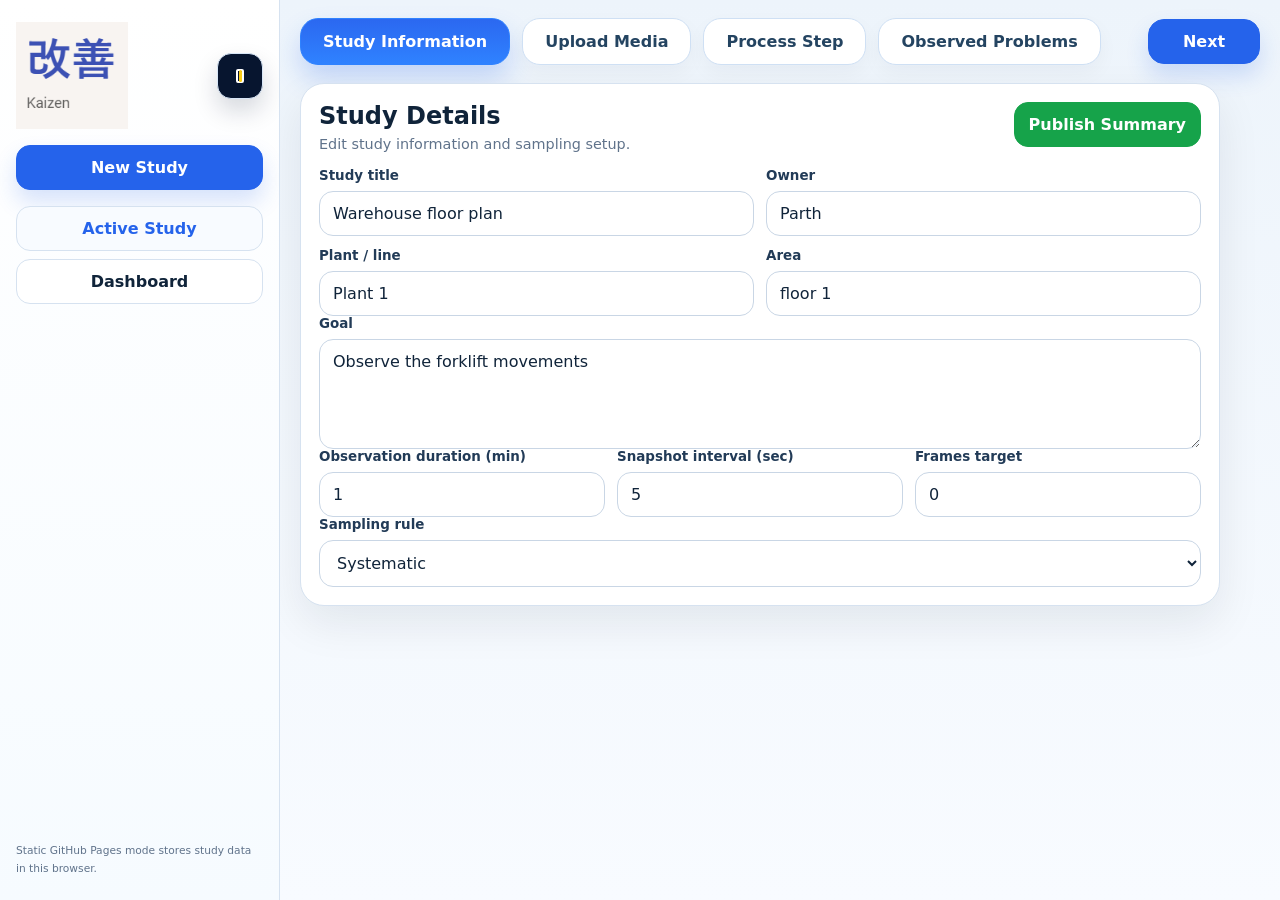
<file: docs/index.html>
<!DOCTYPE html>
<html lang="en">
<head>
  <meta charset="UTF-8">
  <meta name="viewport" content="width=device-width, initial-scale=1.0">
  <title>Kaizen Copilot Studio</title>
  <link rel="icon" href="data:,">
  <link rel="stylesheet" href="static/css/app.css">
</head>
<body>
  <div class="app-shell" id="appShell">
    <aside class="sidebar" id="sidebar">
      <div class="brand-row">
        <button class="brand-logo-button" id="brandLogoButton" type="button" aria-label="Open sidebar">
          <img src="static/assets/kaizen-logo.png" alt="Kaizen">
        </button>
        <button class="sidebar-toggle" id="sidebarToggle" type="button" title="Collapse sidebar" aria-label="Collapse sidebar">◧</button>
      </div>
      <button class="btn btn-primary full" id="newStudyBtn" type="button">New Study</button>
      <nav class="nav-stack">
        <button class="nav-btn active" data-route="workspace">Active Study</button>
        <button class="nav-btn" data-route="dashboard">Dashboard</button>
      </nav>
      <div class="sidebar-footer">
        <small>Static GitHub Pages mode stores study data in this browser.</small>
      </div>
    </aside>

    <main class="content">
      <section id="workspaceRoute">
        <div class="study-flow-topbar">
          <div class="study-page-tabs" role="tablist" aria-label="Study sections">
            <button class="study-page-tab active" data-study-page-target="details" type="button">Study Information</button>
            <button class="study-page-tab" data-study-page-target="media" type="button">Upload Media</button>
            <button class="study-page-tab" data-study-page-target="steps" type="button">Process Step</button>
            <button class="study-page-tab" data-study-page-target="issues" type="button">Observed Problems</button>
          </div>
          <button class="btn btn-primary study-next-btn" id="studyNextBtn" type="button">Next</button>
        </div>
        <div class="workspace-grid single-column study-slide-shell" id="studySlideShell" data-active-page="details">
          <section class="main-stack full-span">
            <div class="study-page-grid">
              <div class="panel details-panel details-panel-inline" data-study-panel="details">
                <div class="panel-head study-head">
                  <div>
                    <h2>Study Details</h2>
                    <p>Edit study information and sampling setup.</p>
                  </div>
                  <button class="btn btn-success" id="publishBtnInline" type="button">Publish Summary</button>
                </div>
                <div class="field-grid two">
                  <label><span>Study title</span><input id="studyTitleInline" type="text"></label>
                  <label><span>Owner</span><input id="studyOwnerInline" type="text"></label>
                  <label><span>Plant / line</span><input id="studyLineInline" type="text"></label>
                  <label><span>Area</span><input id="studyAreaInline" type="text"></label>
                </div>
                <label><span>Goal</span><textarea id="studyGoalInline"></textarea></label>
                <div class="field-grid three">
                  <label><span>Observation duration (min)</span><input id="studyDurationInline" type="number" min="1"></label>
                  <label><span>Snapshot interval (sec)</span><input id="studyIntervalInline" type="number" min="1"></label>
                  <label><span>Frames target</span><input id="studyFramesInline" type="number" min="0"></label>
                </div>
                <label><span>Sampling rule</span>
                  <select id="studySamplingRuleInline">
                    <option value="systematic">Systematic</option>
                    <option value="manual">Manual review</option>
                    <option value="random">Random</option>
                  </select>
                </label>
              </div>

              <div class="panel media-panel media-panel-half" data-study-panel="media">
                <div class="panel-head slim media-head">
                  <h2>Media Review</h2>
                  <div class="tool-row wrap-end">
                    <label class="btn btn-primary" id="uploadBtnLabel" for="videoInput">Upload Media</label>
                    <input id="videoInput" type="file" accept="video/*" hidden>
                    <button class="btn btn-danger icon" id="deleteVideoBtn" type="button" title="Delete media" aria-label="Delete media">🗑</button>
                  </div>
                </div>
                <div class="preview-frame" id="mainVideoFrame">
                  <div class="empty-state">Upload a video to begin.</div>
                </div>
                <div class="meta-line" id="videoMeta">No video uploaded.</div>
              </div>
            </div>

            <div class="panel full-width-panel steps-panel" data-study-panel="steps">
              <div class="panel-head slim">
                <div>
                  <h2>Process Steps</h2>
                  <p>Build real interval-based clips from the uploaded study video, then refine each process step.</p>
                </div>
                <div class="tool-row wrap-end">
                  <button class="btn" id="addStepBtn" type="button">Add Step</button>
                  <button class="btn btn-primary" id="buildStepsBtn" type="button">Build Steps From Video</button>
                </div>
              </div>
              <div class="status-chip" id="stepStatus">No process steps generated yet.</div>
              <div class="process-layout expanded-process-layout">
                <div class="panel inset-panel analysis-panel">
                  <div class="subhead">
                    <h3>Step Analysis</h3>
                  </div>
                  <div class="step-list" id="stepList"></div>
                </div>

                <div class="panel inset-panel editor-panel" id="editorPanel">
                  <div class="empty-state tall">Build steps from the uploaded video to open the step editor.</div>
                </div>

                <div class="panel inset-panel clip-panel" id="clipPanel">
                  <div class="subhead">
                    <h3>Step Clip</h3>
                    <p>Large focused preview for the selected process step.</p>
                  </div>
                  <div class="empty-state tall">No step clip available yet.</div>
                </div>
              </div>
            </div>

            <div class="panel observed-panel" data-study-panel="issues">
              <div class="panel-head slim">
                <div>
                  <h2>Observed Problems</h2>
                  <p>Add issues identified from the media review.</p>
                </div>
                <button class="btn" id="addIssueBtn" type="button">Add Issue</button>
              </div>
              <div id="issueList" class="issue-list"></div>
            </div>
          </section>
        </div>
      </section>

      <section id="dashboardRoute" class="hidden">
        <div class="panel">
          <div class="panel-head">
            <div>
              <h2>Studies</h2>
              <p>Open any saved study from the folder-backed database.</p>
            </div>
          </div>
          <div id="studyCards" class="study-card-list"></div>
        </div>
      </section>
    </main>
  </div>

  <dialog id="studyDialog">
    <form method="dialog" class="modal-card" id="studyForm">
      <div class="modal-head">
        <h3>Create Study</h3>
        <button class="icon-close" type="button" id="closeStudyDialog">×</button>
      </div>
      <div class="field-grid two">
        <label><span>Study title</span><input id="newTitle" type="text" required></label>
        <label><span>Owner</span><input id="newOwner" type="text"></label>
        <label><span>Plant / line</span><input id="newLine" type="text"></label>
        <label><span>Area</span><input id="newArea" type="text"></label>
      </div>
      <label><span>Goal</span><textarea id="newGoal"></textarea></label>
      <div class="field-grid three">
        <label><span>Observation duration (min)</span><input id="newDuration" type="number" min="1" value="2"></label>
        <label><span>Snapshot interval (sec)</span><input id="newInterval" type="number" min="1" value="15"></label>
        <label><span>Frames target</span><input id="newFrames" type="number" min="0" value="0"></label>
      </div>
      <div class="modal-actions">
        <button class="btn" type="button" id="cancelStudyDialog">Cancel</button>
        <button class="btn btn-primary" type="submit">Create Study</button>
      </div>
    </form>
  </dialog>

  <dialog id="issueDialog">
    <form method="dialog" class="modal-card" id="issueForm">
      <div class="modal-head">
        <h3>Add Issue</h3>
        <button class="icon-close" type="button" id="closeIssueDialog">×</button>
      </div>
      <label><span>Issue title</span><input id="issueTitle" type="text" required></label>
      <label><span>Issue detail</span><textarea id="issueDetail"></textarea></label>
      <div class="field-grid two">
        <label><span>Priority</span>
          <select id="issuePriority">
            <option value="high">High</option>
            <option value="medium" selected>Medium</option>
            <option value="low">Low</option>
          </select>
        </label>
        <label><span>Status</span>
          <select id="issueStatus">
            <option value="todo">To do</option>
            <option value="doing">Doing</option>
            <option value="done">Done</option>
          </select>
        </label>
      </div>
      <div class="modal-actions">
        <button class="btn" type="button" id="cancelIssueDialog">Cancel</button>
        <button class="btn btn-primary" type="submit">Save Issue</button>
      </div>
    </form>
  </dialog>

  <dialog id="publishDialog">
    <div class="modal-card large publish-modal">
      <div class="modal-head">
        <h3>Publish Summary</h3>
        <button class="icon-close" type="button" id="closePublishDialog">×</button>
      </div>
      <div id="publishBody" class="publish-body"></div>
    </div>
  </dialog>

  <script src="static/js/app.js"></script>
</body>
</html>
</file>
<file: docs/static/css/app.css>
:root {
  --bg: #edf4fb;
  --panel: #ffffff;
  --panel-soft: #f8fbff;
  --line: #d6e2f0;
  --text: #10243a;
  --muted: #60738b;
  --blue: #2563eb;
  --blue-dark: #1e40af;
  --green: #16a34a;
  --red: #dc2626;
  --amber: #d97706;
  --shadow: 0 18px 44px rgba(15, 23, 42, 0.08);
  --radius: 24px;
}
* { box-sizing: border-box; }
html, body { width: 100%; max-width: 100%; overflow-x: hidden; }
body {
  margin: 0;
  font-family: Inter, system-ui, sans-serif;
  background: linear-gradient(180deg, #edf4fb 0%, #f8fbff 100%);
  color: var(--text);
}
button, input, textarea, select { font: inherit; }
button { transition: transform .15s ease, box-shadow .15s ease, background .15s ease; }
button:hover { transform: translateY(-1px); }
button:disabled { opacity: .6; cursor: not-allowed; transform: none; }
.app-shell {
  display: grid;
  grid-template-columns: 280px minmax(0, 1fr);
  min-height: 100vh;
  width: 100%;
  transition: grid-template-columns .22s ease;
}
.app-shell.sidebar-collapsed { grid-template-columns: 92px minmax(0, 1fr); }
.sidebar {
  background: linear-gradient(180deg, #fff 0%, #f6fbff 100%);
  border-right: 1px solid var(--line);
  padding: 22px 16px;
  display: flex;
  flex-direction: column;
  gap: 16px;
  position: sticky;
  top: 0;
  height: 100vh;
  overflow: hidden;
}
.brand-row { display: flex; justify-content: space-between; gap: 12px; align-items: center; }
.brand-row h1 { margin: 0 0 6px; font-size: 1.35rem; }
.brand-row p { margin: 0; color: var(--muted); font-size: .84rem; line-height: 1.45; }
.brand-logo-button {
  border: 0;
  background: transparent;
  padding: 0;
  width: 130px;
  cursor: pointer;
  display: inline-flex;
  align-items: center;
  justify-content: flex-start;
}
.brand-logo-button img {
  display: block;
  width: 112px;
  height: auto;
  object-fit: contain;
}
.sidebar-toggle {
  border: 1px solid #d8e6f7;
  background: #07152f;
  color: white;
  border-radius: 14px;
  width: 46px;
  height: 46px;
  cursor: pointer;
  flex: 0 0 auto;
  position: relative;
  box-shadow: 0 12px 24px rgba(7, 21, 47, .16);
  font-size: 0;
}
.sidebar-toggle::before {
  content: "";
  position: absolute;
  inset: 15px 18px;
  border: 2px solid #ffffff;
  border-radius: 2px;
}
.sidebar-toggle::after {
  content: "";
  position: absolute;
  top: 16px;
  bottom: 16px;
  left: 21px;
  width: 3px;
  background: #facc15;
  border-radius: 999px;
}
.nav-stack { display: grid; gap: 8px; }
.nav-btn, .btn {
  border: 1px solid var(--line);
  background: white;
  border-radius: 14px;
  padding: 12px 14px;
  font-weight: 700;
  cursor: pointer;
  color: var(--text);
}
.nav-btn.active { background: var(--panel-soft); color: var(--blue); }
.btn-primary { background: var(--blue); border-color: var(--blue); color: white; box-shadow: 0 12px 22px rgba(37, 99, 235, .18); }
.btn-success { background: var(--green); border-color: var(--green); color: white; }
.btn-danger { color: var(--red); border-color: #fecaca; }
.btn.icon { width: 48px; height: 48px; padding: 0; font-size: 1.2rem; }
.full { width: 100%; }
.sidebar-footer { margin-top: auto; color: var(--muted); font-size: .8rem; line-height: 1.45; }
.sidebar code { font-size: .78rem; }
.app-shell.sidebar-collapsed .brand-copy,
.app-shell.sidebar-collapsed .nav-btn,
.app-shell.sidebar-collapsed .sidebar-footer,
.app-shell.sidebar-collapsed #newStudyBtn { display: none; }
.app-shell.sidebar-collapsed .sidebar { padding-inline: 10px; }
.app-shell.sidebar-collapsed .brand-row { justify-content: center; }
.app-shell.sidebar-collapsed .sidebar-toggle { display: none; }
.app-shell.sidebar-collapsed .brand-logo-button {
  width: 70px;
  justify-content: center;
}
.app-shell.sidebar-collapsed .brand-logo-button img { width: 64px; }
.content { padding: 18px 20px 24px; width: 100%; }
.study-flow-topbar {
  display: flex;
  align-items: center;
  justify-content: space-between;
  gap: 16px;
  margin-bottom: 18px;
}
.study-page-tabs {
  display: flex;
  gap: 12px;
  flex-wrap: wrap;
  min-width: 0;
}
.study-page-tab {
  border: 1px solid #cfe0f4;
  background: #ffffff;
  color: #244461;
  border-radius: 18px;
  padding: 13px 22px;
  font-weight: 800;
  cursor: pointer;
  box-shadow: 0 8px 20px rgba(15, 23, 42, .04);
}
.study-page-tab.active {
  background: linear-gradient(180deg, #2b68f0, #2f82ff);
  border-color: #2f82ff;
  color: #ffffff;
  box-shadow: 0 14px 26px rgba(37, 99, 235, .22);
}
.study-next-btn {
  min-width: 112px;
  border-radius: 16px;
  padding-inline: 24px;
  white-space: nowrap;
}
.study-slide-shell { gap: 0; }
.study-slide-shell [data-study-panel] { display: none; }
.study-slide-shell[data-active-page="details"] [data-study-panel="details"],
.study-slide-shell[data-active-page="media"] [data-study-panel="media"],
.study-slide-shell[data-active-page="steps"] [data-study-panel="steps"],
.study-slide-shell[data-active-page="issues"] [data-study-panel="issues"] { display: block; }
.study-page-grid {
  display: grid;
  grid-template-columns: minmax(0, 1fr);
  gap: 18px;
  align-items: start;
}
.study-slide-shell [data-study-panel="details"] { max-width: 920px; }
.study-slide-shell [data-study-panel="media"] { max-width: 660px; }
.study-slide-shell [data-study-panel="issues"] { min-height: 240px; }
.panel {
  background: var(--panel);
  border: 1px solid var(--line);
  border-radius: var(--radius);
  box-shadow: var(--shadow);
  padding: 18px;
}
.panel-head { display: flex; justify-content: space-between; align-items: flex-start; gap: 12px; margin-bottom: 16px; }
.panel-head h2, .panel-head h3, .subhead h3 { margin: 0; }
.panel-head p, .subhead p { margin: 6px 0 0; color: var(--muted); font-size: .9rem; }
.slim { align-items: center; }
.study-head { align-items: start; }
.details-panel { margin-bottom: 18px; }
.workspace-grid { display: grid; grid-template-columns: minmax(0, 1fr); gap: 18px; align-items: start; }
.workspace-grid.single-column { grid-template-columns: minmax(0, 1fr); }
.main-stack, .side-stack { display: grid; gap: 18px; min-width: 0; }
.main-stack.full-span { width: 100%; }
.top-panels-grid { display: grid; grid-template-columns: minmax(560px, 1.25fr) minmax(440px, 0.75fr); gap: 18px; align-items: start; }
.field-grid { display: grid; gap: 12px; }
.field-grid.two { grid-template-columns: repeat(2, minmax(0, 1fr)); }
.field-grid.three { grid-template-columns: repeat(3, minmax(0, 1fr)); }
label { display: grid; gap: 8px; }
label span { font-size: .84rem; font-weight: 700; color: #223b57; }
input, textarea, select {
  width: 100%;
  border: 1px solid #c9d6e5;
  background: white;
  border-radius: 14px;
  padding: 12px 13px;
  outline: none;
  color: var(--text);
}
textarea { min-height: 110px; resize: vertical; }
input:focus, textarea:focus, select:focus { border-color: var(--blue); box-shadow: 0 0 0 4px rgba(37, 99, 235, .1); }
.tool-row { display: flex; gap: 10px; align-items: center; }
.wrap-end { flex-wrap: wrap; justify-content: flex-end; }
.preview-frame {
  min-height: 340px;
  border: 1px dashed #c5d6ea;
  border-radius: 20px;
  overflow: hidden;
  display: flex;
  align-items: center;
  justify-content: center;
  background: #f8fbff;
}
.preview-frame video, .preview-frame img { width: 100%; height: 100%; object-fit: contain; background: #000; }
.empty-state { color: var(--muted); text-align: center; padding: 32px; }
.empty-state.tall {
  min-height: 440px;
  display: flex;
  align-items: center;
  justify-content: center;
  border: 1px dashed #c8d8ea;
  border-radius: 18px;
  background: #fbfdff;
}
.meta-line { margin-top: 10px; font-size: .85rem; color: var(--muted); line-height: 1.5; }

.media-panel {
  background: linear-gradient(180deg, #ffffff 0%, #f8fbff 100%);
}
.media-head {
  margin-bottom: 14px;
}
.media-panel-half { min-width: 0; }
.media-panel .preview-frame {
  width: 100%;
  max-width: 100%;
  min-height: 220px;
  max-height: 360px;
  margin: 0;
  border: 1px solid #d3e0ef;
  border-radius: 22px;
  background: linear-gradient(180deg, #f7fbff 0%, #eef5ff 100%);
  box-shadow: inset 0 1px 0 rgba(255,255,255,.9);
}
.media-panel .preview-frame video,
.media-panel .preview-frame img {
  width: 100%;
  height: 100%;
  max-height: 360px;
  object-fit: contain;
}
.media-panel .meta-line {
  margin-top: 12px;
}
.full-width-panel { width: 100%; }
.status-chip { display: inline-flex; align-items: center; padding: 9px 12px; border: 1px solid var(--line); border-radius: 999px; background: var(--panel-soft); color: #355377; font-size: .84rem; margin-bottom: 14px; }
.process-layout {
  display: grid;
  grid-template-columns: 320px minmax(420px, 1fr) 320px;
  gap: 18px;
  align-items: start;
  width: 100%;
}
.expanded-process-layout { grid-template-columns: 320px minmax(420px, 1fr) 320px; }
.inset-panel {
  min-height: 760px;
  padding: 18px;
  background: linear-gradient(180deg, #fff, #fbfdff);
}
.analysis-panel, .clip-panel { position: sticky; top: 16px; }
.observed-panel { width: 100%; }
.step-list { display: grid; gap: 12px; max-height: 780px; overflow: auto; padding-right: 4px; }
.step-card {
  display: block;
  border: 1px solid #d6e2f1;
  border-radius: 20px;
  background: white;
  padding: 16px 18px;
  cursor: pointer;
  text-align: left;
  box-shadow: 0 8px 20px rgba(15, 23, 42, .04);
}
.step-card.active { background: linear-gradient(180deg, #1e66f5, #2f85ff); color: white; border-color: #2f85ff; box-shadow: 0 16px 30px rgba(37, 99, 235, .22); }
.step-card-text .step-body { min-width: 0; display: grid; gap: 4px; }
.step-thumb { display: none; }
.step-thumb img { display: none; }
.step-body { min-width: 0; }
.step-kicker { font-size: .72rem; text-transform: uppercase; letter-spacing: .08em; font-weight: 700; opacity: .85; }
.step-title { font-size: 1.1rem; font-weight: 800; white-space: nowrap; overflow: hidden; text-overflow: ellipsis; }
.step-time { font-size: .96rem; line-height: 1.35; }
.step-type { font-size: .96rem; line-height: 1.35; text-transform: lowercase; }
.editor-panel .editor-head { display: flex; justify-content: space-between; gap: 12px; margin-bottom: 18px; }
.editor-title h3 { margin: 0; font-size: 1.95rem; letter-spacing: -.02em; max-width: 280px; }
.class-row { display: flex; gap: 10px; flex-wrap: wrap; margin-bottom: 16px; }
.class-chip { border: 1px solid var(--line); background: white; border-radius: 14px; padding: 11px 14px; font-weight: 700; cursor: pointer; }
.class-chip.active { background: var(--blue); color: white; border-color: var(--blue); }
.editor-grid { display: grid; grid-template-columns: repeat(2, minmax(0, 1fr)); gap: 14px; }
.tag-row { display: flex; gap: 10px; flex-wrap: wrap; margin-top: 12px; }
.badge { display: inline-flex; align-items: center; border: 1px solid var(--line); border-radius: 999px; padding: 8px 12px; font-size: .8rem; color: var(--muted); }
.editor-actions { display: flex; gap: 10px; flex-wrap: wrap; margin-top: 14px; }
.step-preview-player {
  width: 100%;
  border-radius: 20px;
  overflow: hidden;
  border: 1px solid var(--line);
  background: #000;
  box-shadow: 0 18px 30px rgba(15, 23, 42, .14);
}
.clip-panel video {
  width: 100%;
  min-height: 420px;
  max-height: 620px;
  object-fit: contain;
  background: #000;
  display: block;
}
.clip-actions { display: flex; gap: 10px; margin-top: 12px; flex-wrap: wrap; }
.issue-list { display: grid; gap: 12px; }
.issue-card { border: 1px solid var(--line); border-radius: 20px; padding: 16px; background: linear-gradient(180deg, #fff, #fbfdff); display: grid; gap: 12px; }
.issue-head { display: flex; justify-content: space-between; align-items: start; gap: 12px; }
.issue-head h4 { margin: 0; }
.issue-card p { margin: 0; color: var(--muted); line-height: 1.5; }
.select-todo { background: #f8fafc; color: #334155; }
.select-doing { background: #eff6ff; color: #1d4ed8; }
.select-done { background: #ecfdf5; color: #166534; }
.study-card-list { display: grid; gap: 12px; }
.study-list-item { border: 1px solid var(--line); border-radius: 20px; padding: 16px; background: linear-gradient(180deg, #fff, #fbfdff); display: flex; justify-content: space-between; gap: 14px; align-items: center; }
.hidden { display: none !important; }
dialog { border: 0; border-radius: 24px; padding: 0; box-shadow: 0 24px 60px rgba(15, 23, 42, .28); }
#studyDialog, #issueDialog { width: min(900px, calc(100vw - 24px)); }
#publishDialog { width: min(960px, 70vw); min-height: 50vh; }
dialog::backdrop { background: rgba(15, 23, 42, .45); }
.modal-card { background: white; padding: 22px; }
.modal-card.large { min-height: 50vh; }
.modal-head { display: flex; justify-content: space-between; align-items: center; margin-bottom: 14px; gap: 12px; }
.icon-close { width: 42px; height: 42px; border-radius: 12px; border: 1px solid var(--line); background: white; cursor: pointer; font-size: 1.4rem; }
.modal-actions { display: flex; justify-content: flex-end; gap: 10px; margin-top: 18px; }
.publish-body ul { margin: 10px 0 0 20px; color: var(--muted); line-height: 1.7; }
.publish-body .summary-header { display: flex; justify-content: space-between; gap: 12px; flex-wrap: wrap; align-items: center; }
.publish-chip { display: inline-flex; padding: 8px 12px; border-radius: 999px; border: 1px solid var(--line); background: var(--panel-soft); font-size: .84rem; }
.publish-meta { display: flex; gap: 10px; flex-wrap: wrap; }
@media (max-width: 1680px) {
  .top-panels-grid { grid-template-columns: minmax(520px, 1.15fr) minmax(400px, 0.85fr); }
  .process-layout, .expanded-process-layout { grid-template-columns: 300px minmax(380px, 1fr) 300px; }
}

@media (max-width: 1400px) {
  .workspace-grid { grid-template-columns: 1fr; }
  .top-panels-grid { grid-template-columns: 1fr; }
  .analysis-panel, .clip-panel { position: static; }
  .process-layout, .expanded-process-layout { grid-template-columns: 1fr; }
  .inset-panel { min-height: 0; }
  .clip-panel video { min-height: 380px; }
}
@media (max-width: 900px) {
  .study-flow-topbar { align-items: stretch; flex-direction: column; }
  .study-page-tabs { display: grid; grid-template-columns: repeat(2, minmax(0, 1fr)); }
  .study-page-tab { padding: 12px; }
  .study-next-btn { width: 100%; }
  .media-panel .preview-frame { width: 100%; max-height: none; min-height: 240px; }
  .top-panels-grid { grid-template-columns: 1fr; }
  .app-shell { grid-template-columns: 1fr; }
  .sidebar { position: static; height: auto; border-right: 0; border-bottom: 1px solid var(--line); }
  .field-grid.two, .field-grid.three, .editor-grid { grid-template-columns: 1fr; }
  .study-list-item { flex-direction: column; align-items: stretch; }
  #publishDialog { width: calc(100vw - 24px); }
}
</file>
